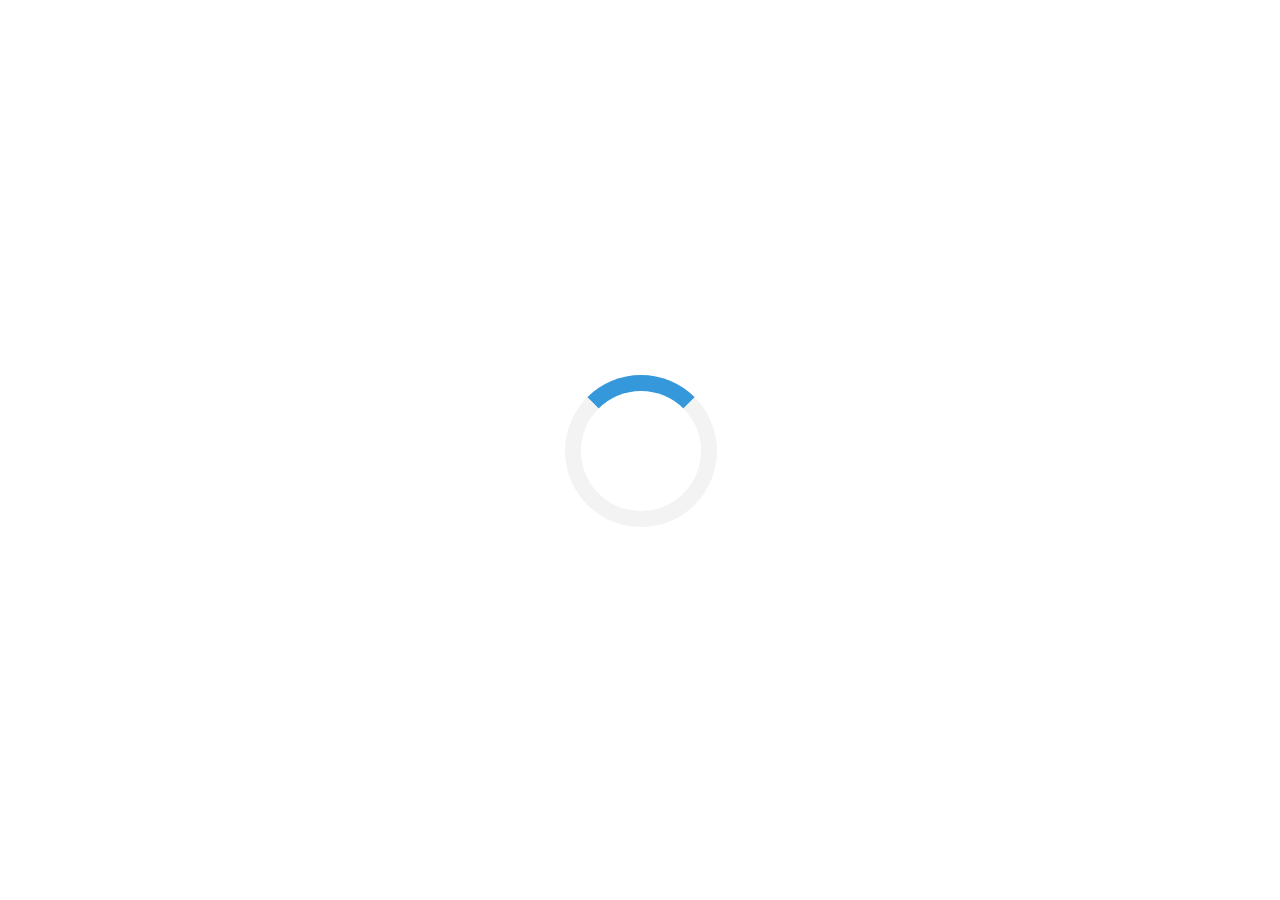
<file: index.html>
<!DOCTYPE html>
<html lang="en">

<head>
    <meta charset="UTF-8">
    <meta http-equiv="X-UA-Compatible" content="IE=edge">
    <meta name="viewport" content="width=device-width, initial-scale=1.0">
    <meta http-equiv="refresh" content="5; URL='portifolio/index.html'" />
    <title>Redirecionando</title>
    <style>
        #loader {
            position: absolute;
            left: 50%;
            top: 50%;
            z-index: 1;
            width: 150px;
            height: 150px;
            margin: -75px 0 0 -75px;
            border: 16px solid #f3f3f3;
            border-radius: 50%;
            border-top: 16px solid #3498db;
            width: 120px;
            height: 120px;
            -webkit-animation: spin 2s linear infinite;
            animation: spin 2s linear infinite;
        }

        @-webkit-keyframes spin {
            0% {
                -webkit-transform: rotate(0deg);
            }

            100% {
                -webkit-transform: rotate(360deg);
            }
        }

        @keyframes spin {
            0% {
                transform: rotate(0deg);
            }

            100% {
                transform: rotate(360deg);
            }
        }

        /* Add animation to "page content" */
        .animate-bottom {
            position: relative;
            -webkit-animation-name: animatebottom;
            -webkit-animation-duration: 1s;
            animation-name: animatebottom;
            animation-duration: 1s
        }

        @-webkit-keyframes animatebottom {
            from {
                bottom: -100px;
                opacity: 0
            }

            to {
                bottom: 0px;
                opacity: 1
            }
        }

        @keyframes animatebottom {
            from {
                bottom: -100px;
                opacity: 0
            }

            to {
                bottom: 0;
                opacity: 1
            }
        }

        #myDiv {
            display: none;
            text-align: center;
        }
    </style>
    <script>
        var myVar;

        function myFunction() {
            myVar = setTimeout(showPage, 2000); // aumentei o tempo para ilustração
        }

        function showPage() {
            document.getElementById("loader").style.display = "none";
            document.getElementById("myDiv").style.display = "block";
        }
    </script>
</head>

<body onload="myFunction()" style="margin:0;">
    <div id="loader"></div>
    <div style="display:none;" id="myDiv" class="animate-bottom">

</body>

</html>
</file>
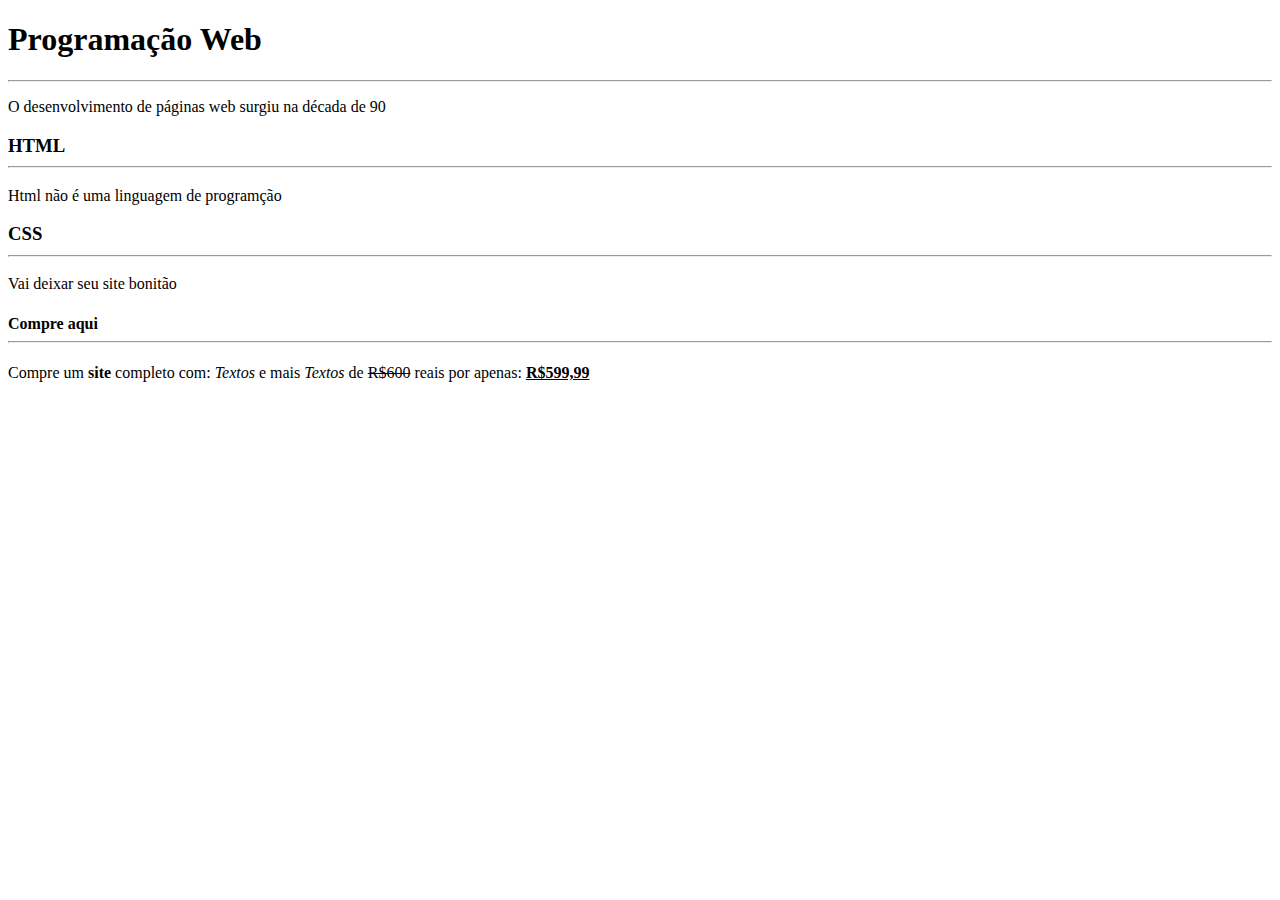
<file: 01/index.html>
<!DOCTYPE html>
<html>
    <head>
        <Title>Notícia</Title>
    </head>

    <body>
        <h1>Programação Web</h1>
        <hr>
        
        <p>O desenvolvimento de páginas web surgiu na década de 90</p>

        <h3>HTML<hr> </h3>
        
        <p>Html não é uma linguagem de programção</p>


        <h3>CSS
            <hr>
        </h3>
        <p>Vai deixar seu site bonitão</p>

        <h4>Compre aqui <hr></h4>

        <p>
            Compre um <b>site</b> completo com: <i>Textos</i> e mais <i>Textos</i> de <s>R$600</s> reais por apenas: <b><u>R$599,99</u></b>
            
        </p>
    </body>
</html>
</file>
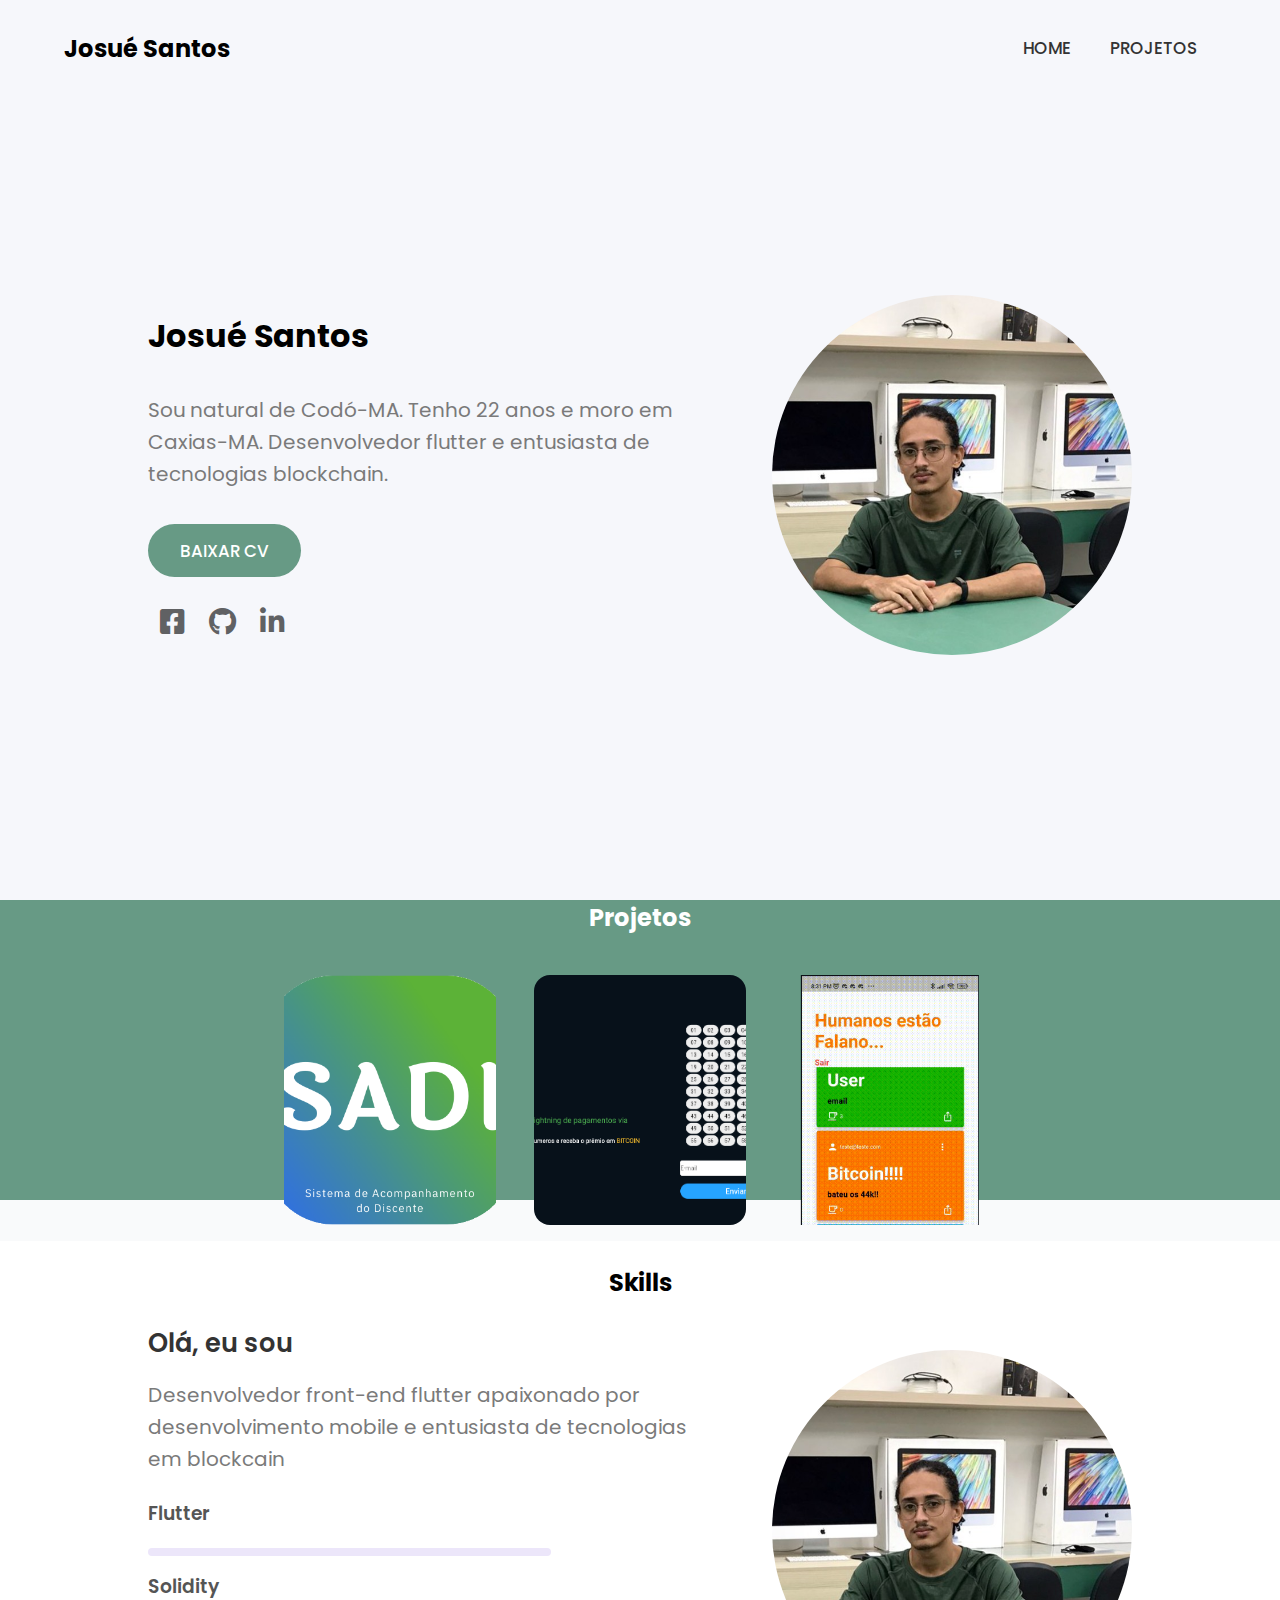
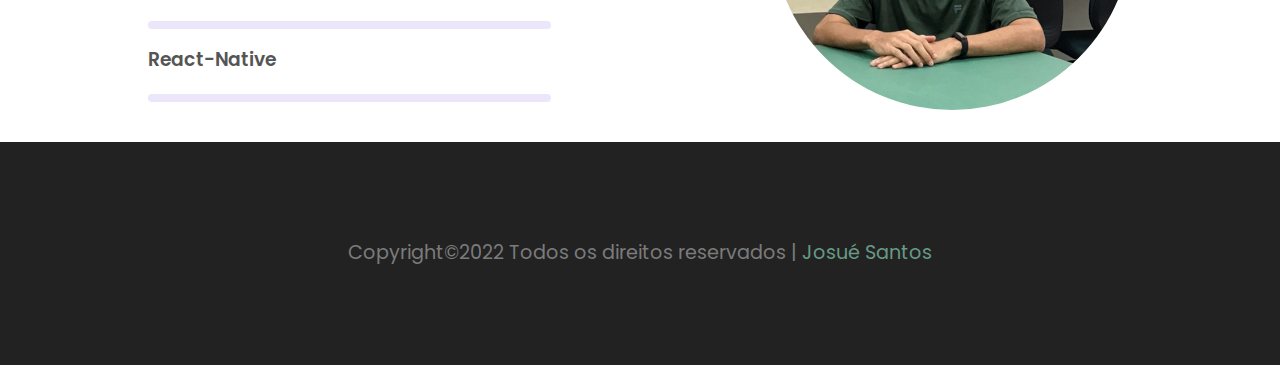
<file: portifolio/index.html>
<!DOCTYPE html>

<html lang="pt-br">

<head>
  <meta charset="UTF-8" />
  <meta name="viewport" content="width=device-width, initial-scale=1.0" />
  <title>Josué Santos</title>
  <link rel="stylesheet" href="https://cdnjs.cloudflare.com/ajax/libs/font-awesome/5.15.1/css/all.min.css" />
  <link rel="stylesheet" href="https://unpkg.com/swiper/swiper-bundle.min.css" />
  <link rel="stylesheet" href="./css/style.css" />
</head>

<body>
  <main>
    <header id="header">
      <nav>
        <div class="container">
          <div>
            <h2><span>Josué Santos</span></h2>
          </div>

          <div class="links">
            <ul>
              <li>
                <a href="#header">Home</a>
              </li>
              <li>
                <a href="#projetos">Projetos</a>
              </li>
            </ul>
          </div>
        </div>
      </nav>

      <div class="header-content">
        <div class="container grid-2">
          <div class="column-1">
            <h1 class="">Josué Santos</h1>
            <p class="text">
              Sou natural de Codó-MA. Tenho 22 anos e
              moro em Caxias-MA. Desenvolvedor flutter e entusiasta de tecnologias blockchain.
            </p>
            <a href="#" class="btn">Baixar CV</a>
            <div class="social">
              <a href="https://www.facebook.com/j.santosk8/"><i class="fab fa-facebook-square"></i></a>
              <a href="https://github.com/orcus69/"><i class="fab fa-github"></i></a>
              <a href="https://www.linkedin.com/in/josuessantos/"><i class="fab fa-linkedin-in"></i></a>
            </div>
          </div>

          <div class="column-2">
            <img src="./img/eu.png" style=" border-radius: 50%;" alt="" />
          </div>
        </div>
      </div>
    </header>
    <section class="portfolio section" id="projetos">
      <div class="background-bg">

      </div>

      <div class="container">
        <div class="section-header">
          <h2 class="title">Projetos</h2>
        </div>



        <div class="grid">
          <div class="grid-item">
            <div class="gallery-image">

              <img src="./img/portfolio/port1.png" alt="" />
              <div class="img-overlay">
                <a style="color: white;" href="https://github.com/orcus69/sisAcomp">
                  <div class="img-description">
                    <h3>SADI</h3>
                    <h5>Sistema de Acompanhamento do Discente</h5>
                  </div>
                </a>
              </div>
            </div>
          </div>
          <div class="grid-item">
            <div class="gallery-image">
              <img src="./img/portfolio/port2.png" alt="" />
              <div class="img-overlay">
                <a style="color: white;" href="https://github.com/orcus69/lightning_lotery">
                  <div class="img-description">
                    <h3>Lightning Loterry</h3>
                    <h5>Loteria baseado na Lightning Network</h5>
                  </div>
                </a>
              </div>
            </div>
          </div>
          <div class="grid-item">
            <div class="gallery-image">
              <img src="./img/portfolio/port3.png" alt="" />
              <div class="img-overlay">
                <a style="color: white;" href="https://github.com/orcus69/humanTalk-Flutter">
                  <div class="img-description">
                    <h3>Human Talk</h3>
                    <h5>Rede social baseado no tumblr</h5>
                  </div>
                </a>
              </div>
            </div>
          </div>
        </div>
      </div>
    </section>

    <section class="about section" id="about">
      <div class="container">
        <div class="section-header">
          <h2 class="title">Skills</h2>
        </div>

        <div class="section-body grid-2">
          <div class="column-1">
            <h3 class="title-sm">Olá, eu sou</h3>
            <p class="text">
              Desenvolvedor front-end flutter apaixonado por desenvolvimento mobile e entusiasta de tecnologias
              em blockcain
            </p>
            <div class="skills">
              <div class="skill">
                <h3 class="skill-title">Flutter</h3>
                <div class="skill-bar">
                  <div class="skill-progress" data-progress="80%"></div>
                </div>
              </div>
              <div class="skill">
                <h3 class="skill-title">Solidity</h3>
                <div class="skill-bar">
                  <div class="skill-progress" data-progress="20%"></div>
                </div>
              </div>
              <div class="skill">
                <h3 class="skill-title">React-Native</h3>
                <div class="skill-bar">
                  <div class="skill-progress" data-progress="50%"></div>
                </div>
              </div>
            </div>
          </div>

          <div class="column-2">
            <img src="./img/eu.png" style=" border-radius: 50%;" class="z-index" alt="" />
          </div>
        </div>
      </div>
    </section>
  </main>

  <footer class="footer">
    <center class="copyright">
      <p class="text">
        Copyright&copy;2022 Todos os direitos reservados | <span>Josué Santos</span>
      </p>
    </center>
  </footer>
</body>

</html>
</file>
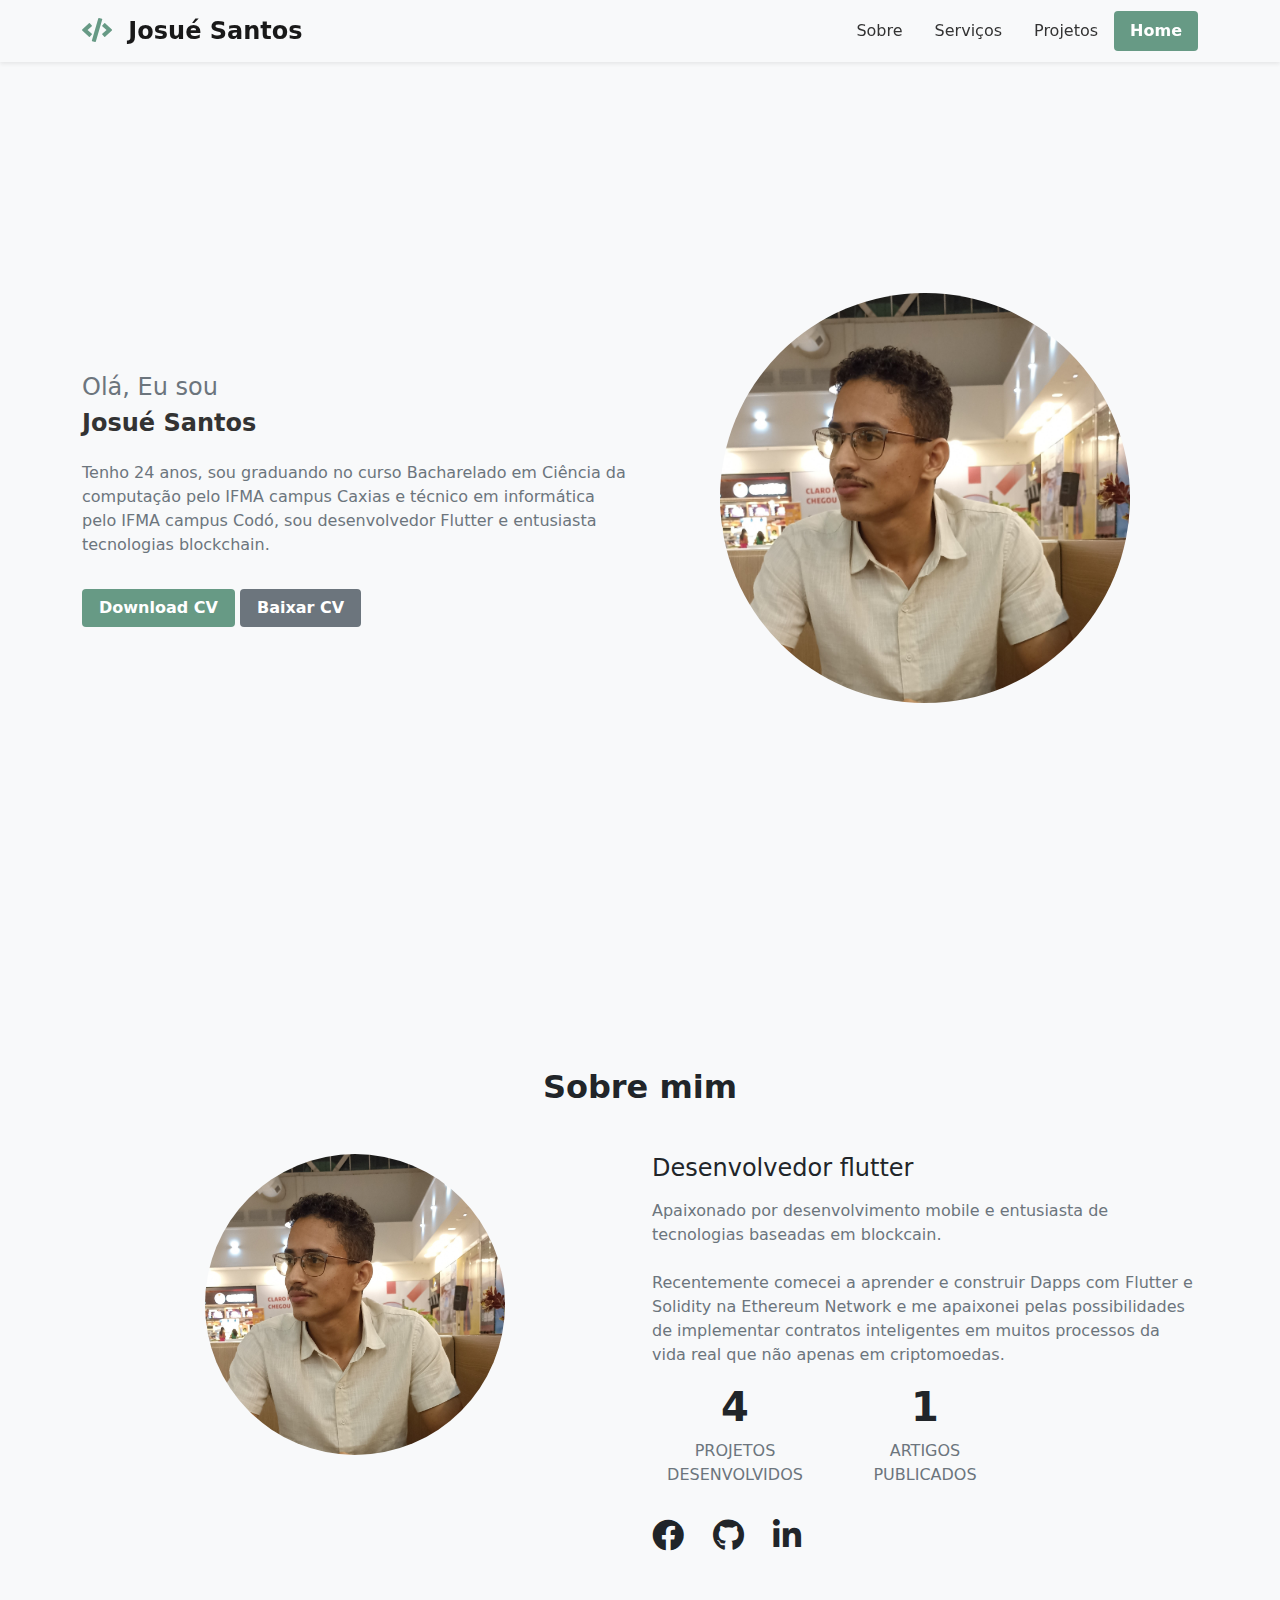
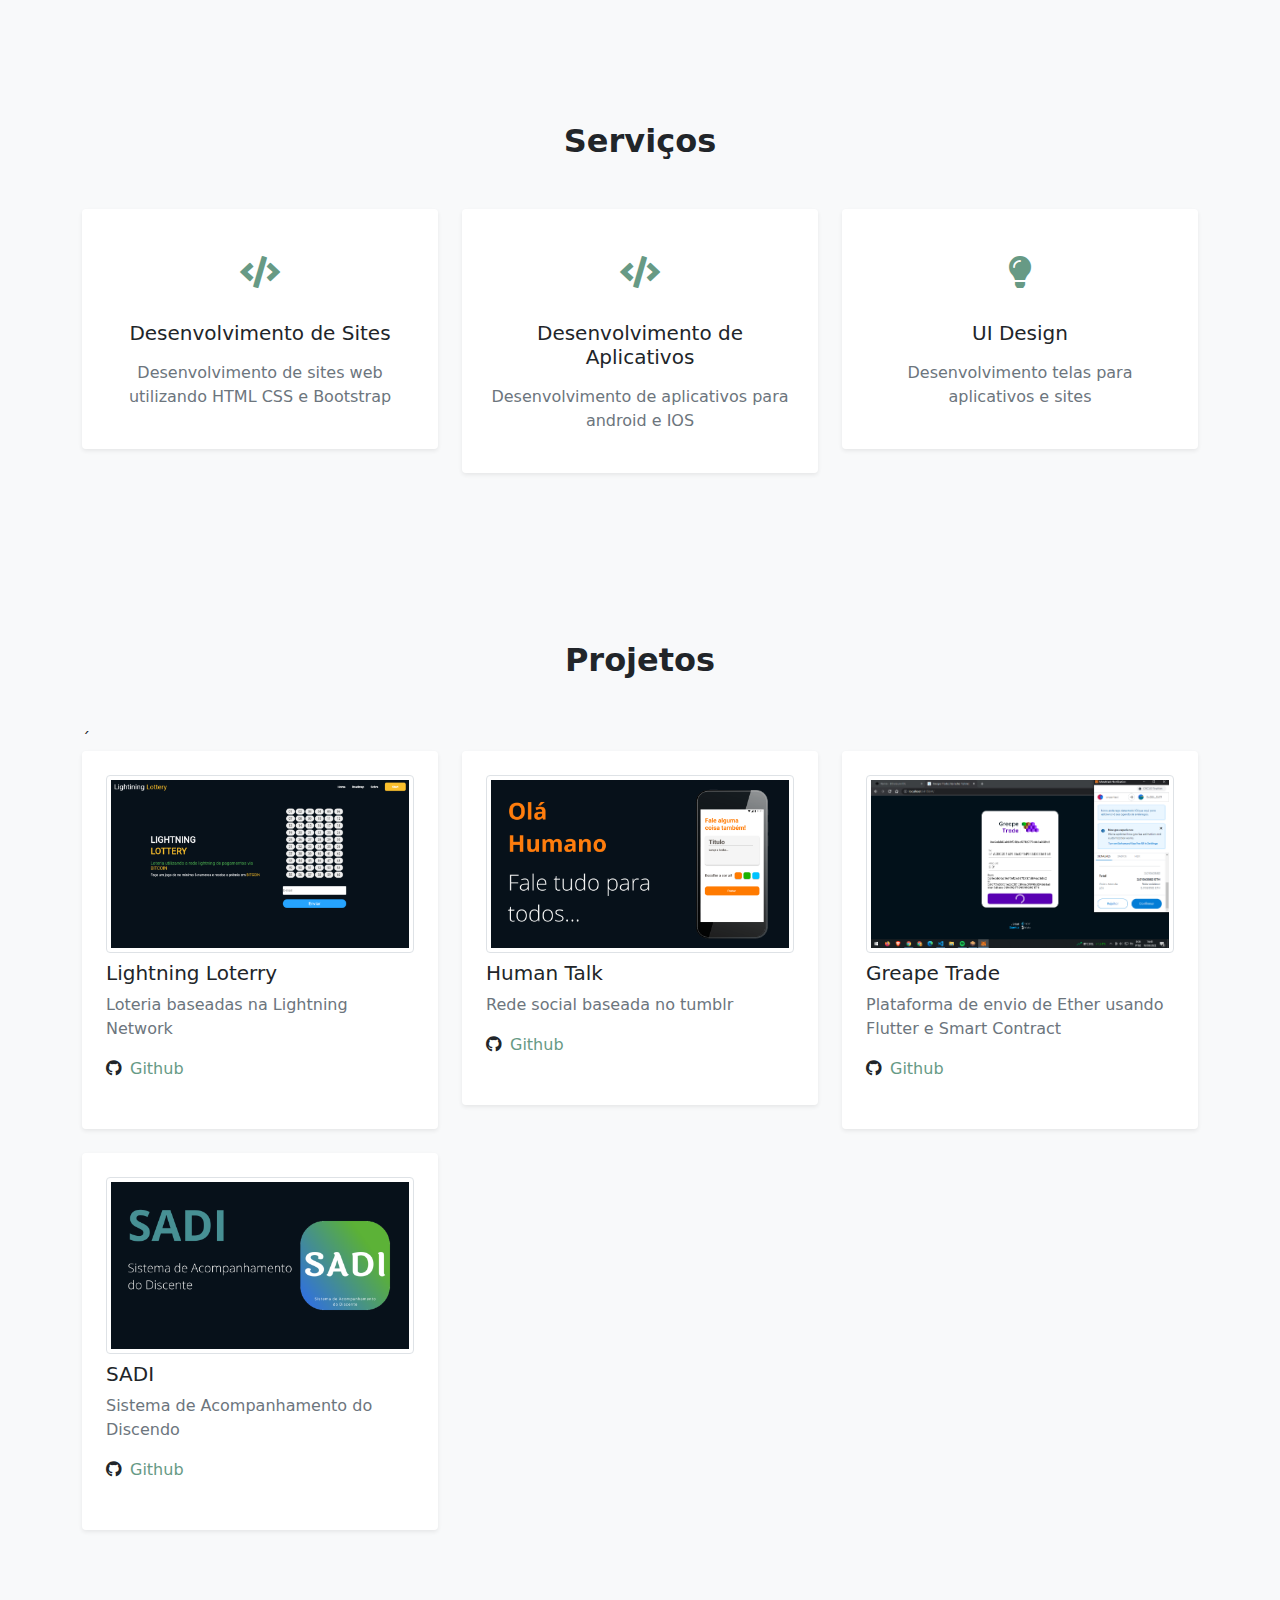
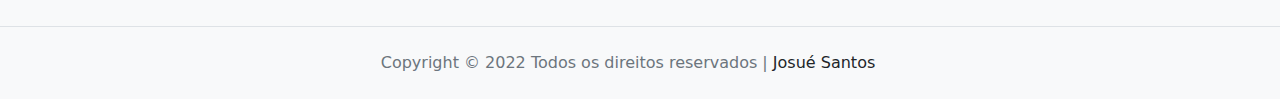
<file: postifolio-bootstrap/index.html>
<!DOCTYPE html>
<html lang="pt-br">
<head>
  <meta charset="UTF-8">
  <meta http-equiv="X-UA-Compatible" content="IE=edge">
  <meta name="viewport" content="width=device-width, initial-scale=1.0">
  <link rel="stylesheet" href="css/font-awesome.min.css">
  <link rel="stylesheet" href="css/bootstrap.min.css">
  <style>
    :root {
      --dark-one: #333;
      --main-color: #679a85;
    }
    .mainTextColor{
      color: var(--main-color);
      
    }
    .naveTextColor{
      color: var(--dark-one);
    }
    .mainButtonColor{
      background-color: var(--main-color);
    }
  </style>
  <title>Portfólio | Josué Santos</title>
</head>
<body class="bg-light">
  <nav class="navbar navbar-light bg-light shadow-sm fixed-top">
    <div class="container-lg">
      <a class="navbar-brand fw-bold fs-4 fw-bold fs-4" href="#">
        <i class="fas fa-code me-2 mainTextColor"></i> 
        Josué Santos
      </a>

      <ul class="nav nav-pills justify-content-end">
        
        <li class="nav-item">
          <a class="nav-link naveTextColor" href="#about">Sobre</a>
        </li>
        <li class="nav-item">
          <a class="nav-link naveTextColor" href="#services">Serviços</a>
        </li>
        <li class="nav-item">
          <a class="nav-link naveTextColor" href="#portifolio">Projetos</a>
        </li>
        <li class="nav-item">
          <a class="nav-link text-white fw-bold mainButtonColor" href="#home">Home</a>
        </li>
      </ul>
    </div>
  </nav>

  <section class="home py-5" id="home">
    <div class="container-lg">
      <div class="row min-vh-100 align-items-center align-content-center">
        <div class="col-md-6 mt-5 mt-md-0">
          <div class="home-img text-center">
            <img class="rounded-circle mw100" width="75%" src="img/me.png" alt="foto de perfil">
          </div>
        </div>
        <div class="col-md-6 mt-5 mt-md-0 order-md-first">
          <div class="home-text">
            <p class="fs-4 text-muted mb-1"> Olá, Eu sou </p>
            <h2 class="naveTextColor fw-bold fs-4">Josué Santos</h2> 
            <p class="text-muted mt-4">Tenho 24 anos, sou graduando no curso Bacharelado em Ciência da computação pelo IFMA campus Caxias e técnico em informática pelo IFMA campus Codó, sou desenvolvedor Flutter e entusiasta tecnologias blockchain.
            </p>
            <a class="btn px-3 mt-3 mainButtonColor text-white fw-bold" href="assets/Currículo - Junior Flutter Developer.pdf" download="Josue-English-CV" target="_blank">Download CV</a>
            <a class="btn px-3 mt-3 bg-secondary text-white fw-bold" href="assets/Josué Santos - Flutter Developer.pdf" download="Josue-Portuguese-CV" target="_blank">Baixar CV</a>
          </div>
        </div>
      </div>
    </div>
  </section>

  <section class="about py-5" id="about">
    <div class="container-lg py-4">
      <div class="row justify-content-center">
        <div class="col-lg-8">
          <div class="section-title text-center">
            <h2 class="fw-bold mb-5">Sobre mim</h2>
          </div>
        </div>
      </div>
      <div class="row">

        <div class="col-md-6 ">
          <div class="about-text">
            <h3 class="fs-4 mb-3">Desenvolvedor flutter</h3>
            <p class="text-muted">
              Apaixonado por desenvolvimento mobile e entusiasta de tecnologias baseadas em blockcain.
              <br><br>
              Recentemente comecei a aprender e construir Dapps com Flutter e Solidity na Ethereum Network e me apaixonei pelas possibilidades de implementar contratos inteligentes em muitos processos da vida real que não apenas em criptomoedas.
            </p>
          </div>

          <div class="row text-center text-uppercase my-3">
            <div class="col-sm-4">
              <div class="fact-item">
                <h4 class="fs-1 fw-bold">4</h4>
                <p class="text-muted">Projetos Desenvolvidos</p>
              </div>
            </div>
            <div class="col-sm-4">
              <div class="fact-item">
                <h4 class="fs-1 fw-bold">1</h4>
                <p class="text-muted">Artigos Publicados</p>
              </div>
            </div>
            
          </div>

          <div class="row">
            <div class="col-lg-12 align-items-center  mb-4">
              <div class="social-links">
                <a class="text-dark me-4" href="https://www.facebook.com/j.santosk8" target="_blank"><i class="fab fa-facebook fs-2"></i></a>
                <a class="text-dark me-4" href="https://github.com/orcus69/" target="_blank"><i class="fab fa-github fs-2"></i></a>
                <a class="text-dark me-4" href="https://www.linkedin.com/in/josuessantos/" target="_blank"><i class="fab fa-linkedin-in fs-2"></i></a>
              </div>
            </div>
          </div>
        </div>
        <div class="col-md-6 order-md-first mb-4">
          <div class="home-img text-center">
            <img class="rounded-circle mw100" width="55%" src="img/me.png" alt="foto de perfil">
          </div>
        </div>
      </div>
    </div>
  </section>

  <section class="services py-5" id="services">
    <div class="container-lg py-4">
      <div class="row justify-content-center">
        <div class="col-lg-8">
          <div class="section-title text-center">
            <h2 class="fw-bold mb-5">Serviços</h2>
          </div>
        </div>
      </div>

      <div class="row text-center">
        <div class="col-md-6 col-lg-4 mb-4">
          <div class="service-item shadow-sm p-4 rounded bg-white">
            <div class="icon my-3 fs-2 mainTextColor">
              <i class="fas fa-code"></i>
            </div>
            <h3 class="fs-5 py-2">Desenvolvimento de Sites</h3>
            <p class="text-muted">Desenvolvimento de sites web utilizando HTML CSS e Bootstrap</p>
          </div>
        </div>

        <div class="col-md-6 col-lg-4 mb-4">
          <div class="service-item shadow-sm p-4 rounded bg-white">
            <div class="icon my-3 fs-2 mainTextColor">
              <i class="fas fa-code"></i>
            </div>
            <h3 class="fs-5 py-2">Desenvolvimento de Aplicativos</h3>
            <p class="text-muted">Desenvolvimento de aplicativos para android e IOS</p>
          </div>
        </div>

        <div class="col-md-6 col-lg-4 mb-4">
          <div class="service-item shadow-sm p-4 rounded bg-white">
            <div class="icon my-3 fs-2 mainTextColor">
              <i class="fas fa-lightbulb"></i>
            </div>
            <h3 class="fs-5 py-2">UI Design</h3>
            <p class="text-muted">Desenvolvimento telas para aplicativos e sites</p>
          </div>
        </div>
      </div>
    </div>
  </section>

  <section class="portifolio py-5" id="portifolio">
    <div class="container-lg py-4">
      <div class="row justify-content-center">
        <div class="col-lg-8">
          <div class="section-title text-center">
            <h2 class="fw-bold mb-5">Projetos</h2>
          </div>
        </div>
      </div>´

      <div class="row">
        
        <div class="col-md-6 col-lg-4 mb-4">
          <div class="portifolio-item shadow-sm p-4 rounded bg-white">
            <img src="img/portfolio/1.png" class="w-100 img-thumbnail">
            <h3 class="text-capitalize fs-5 my-2">Lightning Loterry</h3>
            <p class="text-muted">Loteria baseadas na Lightning Network</p>
            <p class="mb-4"><a class="text-decoration-none mainTextColor" href="https://github.com/orcus69/lightning_lotery" target="_blank"><i class="text-dark fab fa-github me-2"></i>Github</a></p>
          </div>
        </div>

        <div class="col-md-6 col-lg-4 mb-4">
          <div class="portifolio-item shadow-sm p-4 rounded bg-white">
            <img src="img/portfolio/2.png" class="w-100 img-thumbnail">
            <h3 class="text-capitalize fs-5 my-2">Human Talk</h3>
            <p class="text-muted">Rede social baseada no tumblr</p>
            <p class="mb-4"><a class="text-decoration-none mainTextColor" href="https://github.com/orcus69/humanTalk-Flutter" target="_blank"><i class="text-dark fab fa-github me-2"></i>Github</a></p>
          </div>
        </div>

        <div class="col-md-6 col-lg-4 mb-4">
          <div class="portifolio-item shadow-sm p-4 rounded bg-white">
            <img src="img/portfolio/4.png" class="w-100 img-thumbnail">
            <h3 class="text-capitalize fs-5 my-2">Greape Trade</h3>
            <p class="text-muted">Plataforma de envio de Ether usando Flutter e Smart Contract</p>
            <p class="mb-4"><a class="text-decoration-none mainTextColor" href="https://github.com/orcus69/solidity-projects/tree/main/PRACTICE/greapetrade" target="_blank"><i class="text-dark fab fa-github me-2"></i>Github</a></p>
          </div>
        </div>

        <div class="col-md-6 col-lg-4 mb-4">
          <div class="portifolio-item shadow-sm p-4 rounded bg-white">
            <img src="img/portfolio/3.png" class="w-100 img-thumbnail">
            <h3 class="text-capitalize fs-5 my-2">SADI</h3>
            <p class="text-muted">Sistema de Acompanhamento do Discendo</p>
            <p class="mb-4"><a class="text-decoration-none mainTextColor" href="https://github.com/orcus69/sisAcomp" target="_blank"><i class="text-dark fab fa-github me-2"></i>Github</a></p>
          </div>
        </div>
      </div>
    </div>
  </section>

  <footer class="footer border-top py-4" id="footer ">
    <div class="container-lg">
      <div class="row">
        <div class="col-lg-12">
          <p class="m-0 text-center text-muted">Copyright &copy; 2022 Todos os direitos reservados | <a class="text-dark me-4 text-decoration-none" href="https://www.linkedin.com/in/josuessantos/" target="_blank">Josué Santos</a></p>
        </div>
      </div>
    </div>
  </footer>


<script src="js/bootstrap.bundle.min.js"></script>
</body>
</html>
</file>
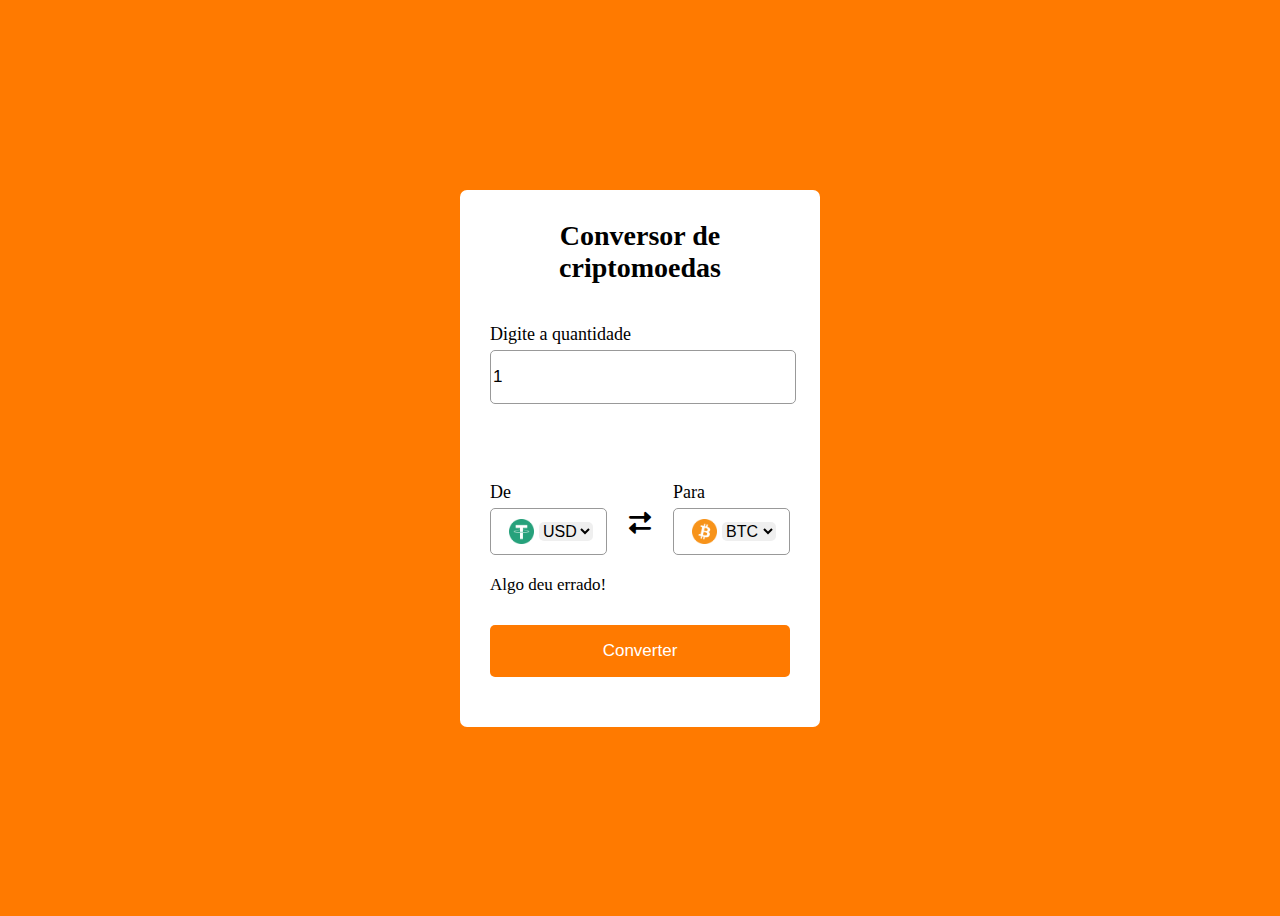
<file: prova02/CryptoConverter/index.html>
<!DOCTYPE html>
<html lang="pt-br">
<head>
    <meta charset="UTF-8">
    <meta http-equiv="X-UA-Compatible" content="IE=edge">
    <meta name="viewport" content="width=device-width, initial-scale=1.0">
    <link rel="stylesheet" href="css/style.css" >
    <link rel="stylesheet" href="css/font-awesome.min.css">
    <title>Crypto Converter | Conversor de criptomoedas</title>
</head>
<body>
    <div class="wrapper">
        <header>Conversor de criptomoedas</header>
        <form action="#">
            <div class="amount">
                <p>Digite a quantidade</p>
                <input type="text" value="1">
            </div>
            <div class="drop-list">
                <div class="from">
                    <p>De</p>
                    <div class="select-box">
                        <img src="img/flags/USDT.png" alt="">
                        <select name="" id="">
                        </select>
                    </div>
                </div>
                <div class="icon"><i class="fas fa-exchange-alt"></i></div>
                <div class="to">
                    <p>Para</p>
                    <div class="select-box">
                        <img src="img/flags/BTC.png" alt="">
                        <select name="" id="">
                        </select>
                    </div>
                </div>
            </div>
            <div class="exchange-rate"></div>
            <button>Converter</button>
        </form>
    </div>
    <script src="js/crypto-list.js"></script>
    <script src="js/script.js"></script>
</body>
</html>
</file>
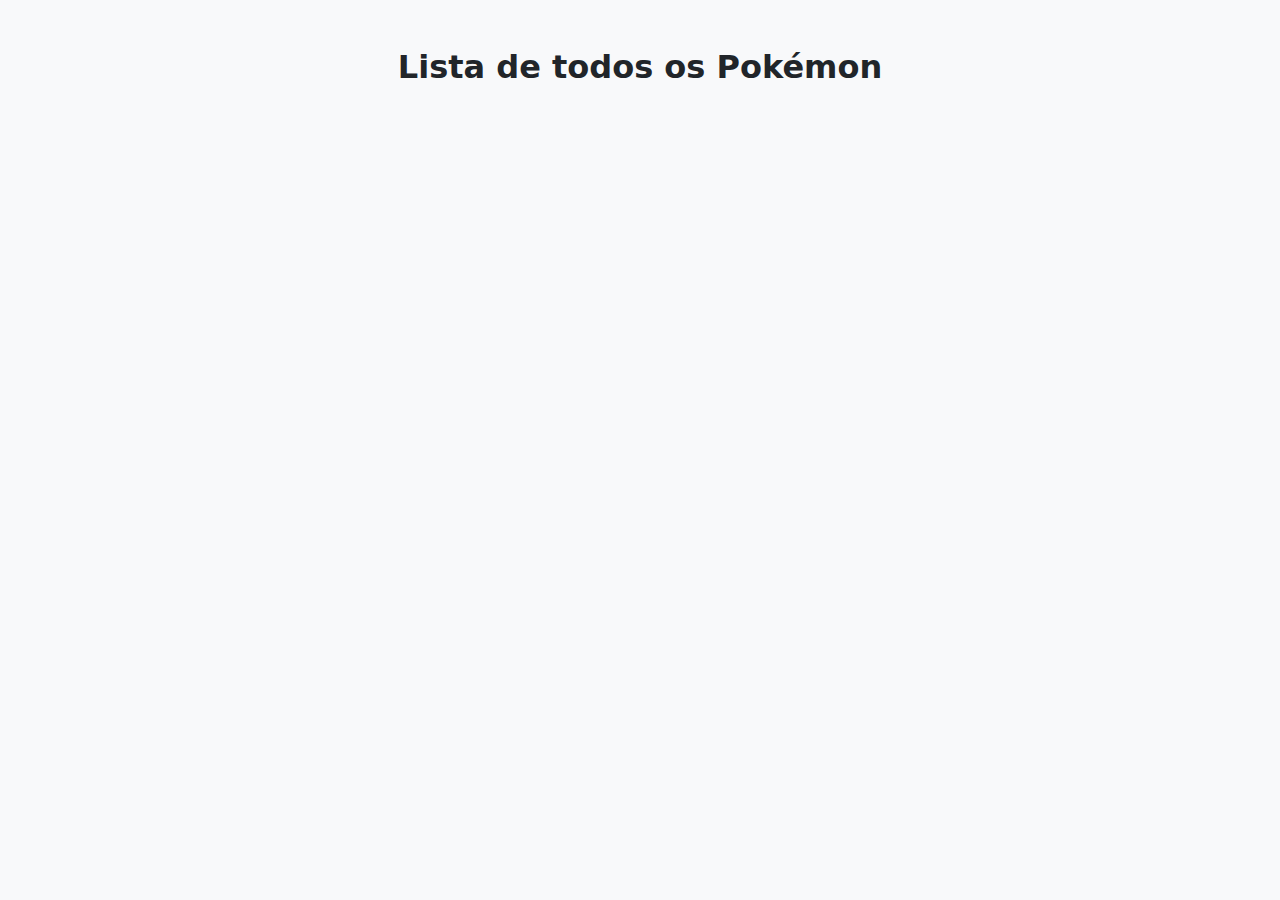
<file: prova02/InfinityScroll/index.html>
<!DOCTYPE html>
<html lang="pt-br">

<head>
    <meta charset="UTF-8">
    <meta http-equiv="X-UA-Compatible" content="IE=edge">
    <meta name="viewport" content="width=device-width, initial-scale=1.0">
    <link rel="stylesheet" href="css/font-awesome.min.css">
    <link rel="stylesheet" href="css/bootstrap.min.css">
    <link rel="stylesheet" href="css/style.css">
    <title>Pokémon Infinity Scroll</title>
</head>

<body class="bg-light">
    <div class="row justify-content-center py-5">
        <div class="col-lg-8">
          <div class="section-title text-center">
            <h2 class="fw-bold mb-4">Lista de todos os Pokémon</h2>
          </div>
        </div>
      </div>
    <section class="pokemon py-2" id="home">
        <div class="container-lg ">
            <div class="row justify-content-center">
                <div class="col-lg-8 col-sm-8 col-md-8" id="pokemon-container">
                    
                </div>
            </div>
        </div>
    </section>
    <div class="loader container-lg justify-content-center">
        <div class="circle"></div>
        <div class="circle"></div>
        <div class="circle"></div>
    </div>

    <script src="js/script.js"></script>
    
</body>

</html>
</file>
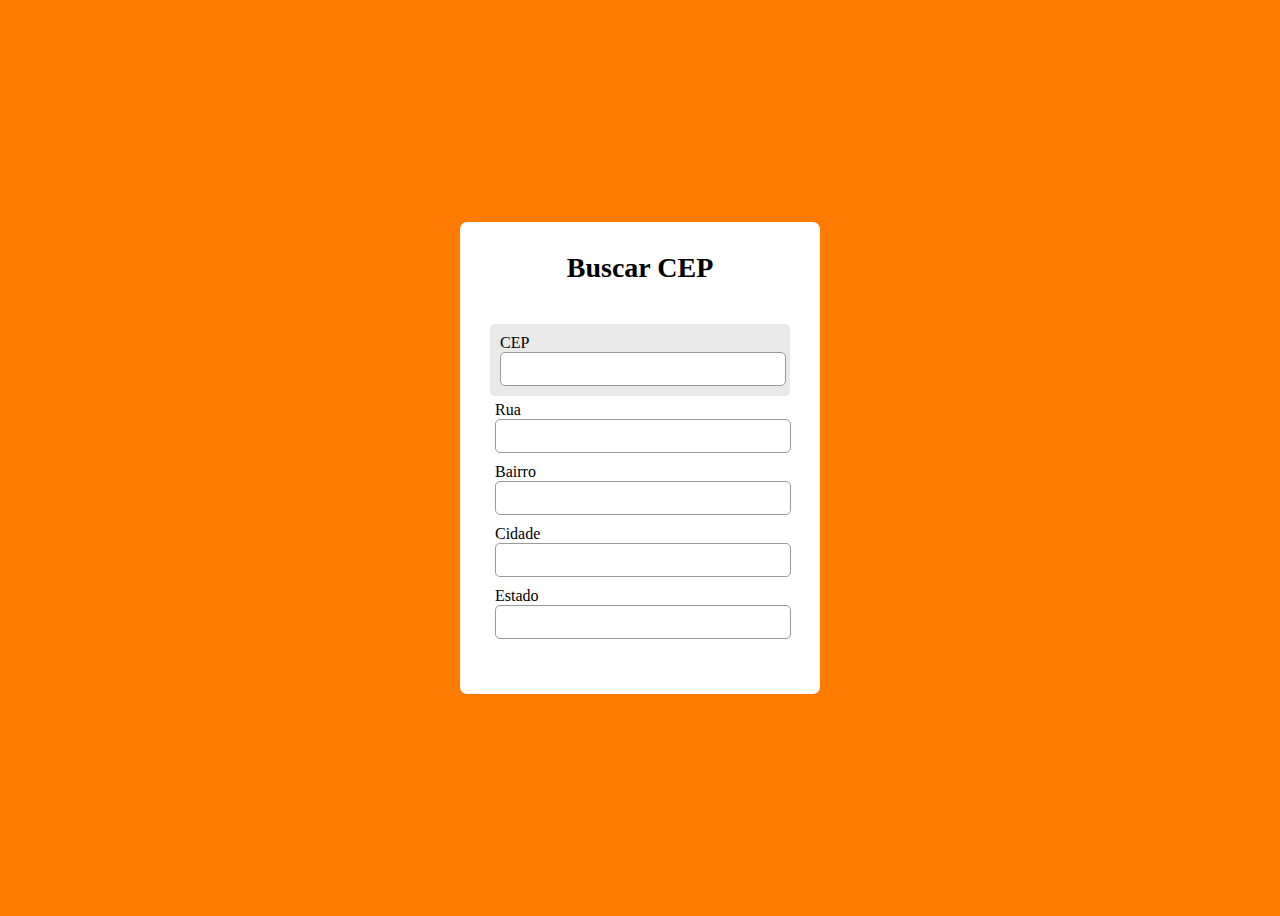
<file: prova02/ViaCEP/index.html>
<!DOCTYPE html>
<html lang="pt-br">

<head>
    <meta charset="UTF-8">
    <meta http-equiv="X-UA-Compatible" content="IE=edge">
    <meta name="viewport" content="width=device-width, initial-scale=1.0">
    <link rel="stylesheet" href="css/style.css">
    <title>VIA CEP</title>
</head>

<body class="bg-light">
    
    <section class="pokemon py-2" id="home">
        
        <div class="wrapper">
            <header>Buscar CEP</header>
            <form>
                <div class="frm-group">
                  <label>CEP</label>
                  <input id = "cep" type ="text" name="cep" />
                </div>
                
                 <div class="frm-group">
                    <label>Rua</label>
                    <input id="rua" type="text" name="rua" />
                  </div>
                  
                  <div class="frm-group">
                    <label>Bairro</label>
                    <input id="bairro" type="text" name="bairro" />
                  </div>
                  
                  <div class="frm-group">
                    <label>Cidade</label>
                    <input id="cidade" type="text" name="cidade" />
                  </div>
                  
                  <div class="frm-group">
                    <label>Estado</label>
                    <input id="estado" type="text" name="estado" />
                  </div>
              </form>
            </form>
        </div>
        
    </section>
    <div class="loader container-lg justify-content-center">
        <div class="circle"></div>
        <div class="circle"></div>
        <div class="circle"></div>
    </div>

    <script src="js/script.js"></script>
    
</body>

</html>
</file>
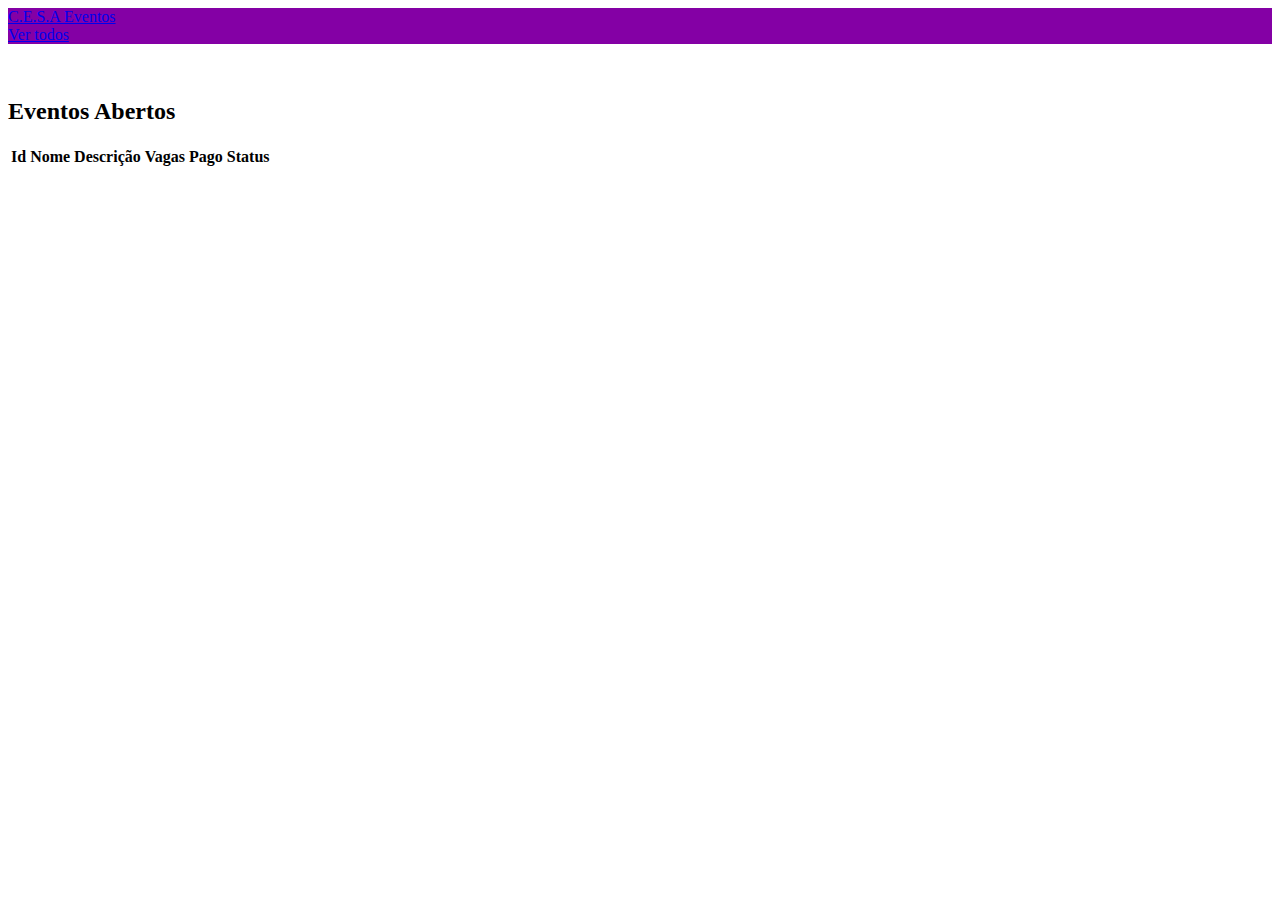
<file: SpringMVC/cesaEventos/src/main/resources/templates/evento/index.html>
<!DOCTYPE html SYSTEM "http://www.thymeleaf.org/dtd/xhtml1-strict-thymeleaf-spring4-4.dtd">
<html xmlns="http://www.w3.org/1999/xhtml" xmlns:th="http://www.thymeleaf.org">
<html lang="pt-br">
<head>
    <meta charset="UTF-8">
    <title>C.E.S.A Eventos</title>
    <link href="https://cdn.jsdelivr.net/npm/bootstrap@5.1.3/dist/css/bootstrap.min.css" rel="stylesheet" integrity="sha384-1BmE4kWBq78iYhFldvKuhfTAU6auU8tT94WrHftjDbrCEXSU1oBoqyl2QvZ6jIW3" crossorigin="anonymous">
    <script src="https://cdn.jsdelivr.net/npm/bootstrap@5.1.3/dist/js/bootstrap.bundle.min.js" integrity="sha384-ka7Sk0Gln4gmtz2MlQnikT1wXgYsOg+OMhuP+IlRH9sENBO0LRn5q+8nbTov4+1p" crossorigin="anonymous"></script>
</head>
<body>
<nav class="navbar navbar-dark" style="background-color: rgb(132, 0, 165);">
    <div class="container d-flex">
    <div class="">
        <a class="navbar-brand" href="#">C.E.S.A Eventos</a>
    </div>

    <div>
        <a  class="text-white" href="/todos/eventos">Ver todos</a>
    </div>
    </div>

</nav>

<figure>
    <img width="100%" th:src="@{/imagens/backend.png}" >
</figure>

<section class="main-events mt-4 container">
    <div class="w-100">
        <h2 class="text-center">Eventos Abertos</h2>
    </div>

<!--     Tabela-->
    <table class="table table-hover">
        <thead>
        <tr>
            <th scope="col">Id</th>
            <th scope="col">Nome</th>
            <th scope="col">Descrição</th>
            <th scope="col">Vagas</th>
            <th scope="col">Pago</th>
            <th scope="col">Status</th>
        </tr>
        </thead>
        <tbody>
<!--         Para cada evento que tiver nessa lista, cria uma nova linha-->
        <tr th:each="evento: ${listaEventosOpen}">
            <th scope="row" th:text="${evento.id}" ></th>
            <td th:text="${evento.nome}"></td>
            <td th:text="${evento.descricao}"></td>
            <td th:text="${evento.qtdMaxima - evento.qtdAtual}"></td>
            <td th:text="${evento.isPago}"></td>
            <td th:text="${evento.status}"></td>
        </tr>
        </tbody>
    </table>

</section>
</body>
</html>
</file>
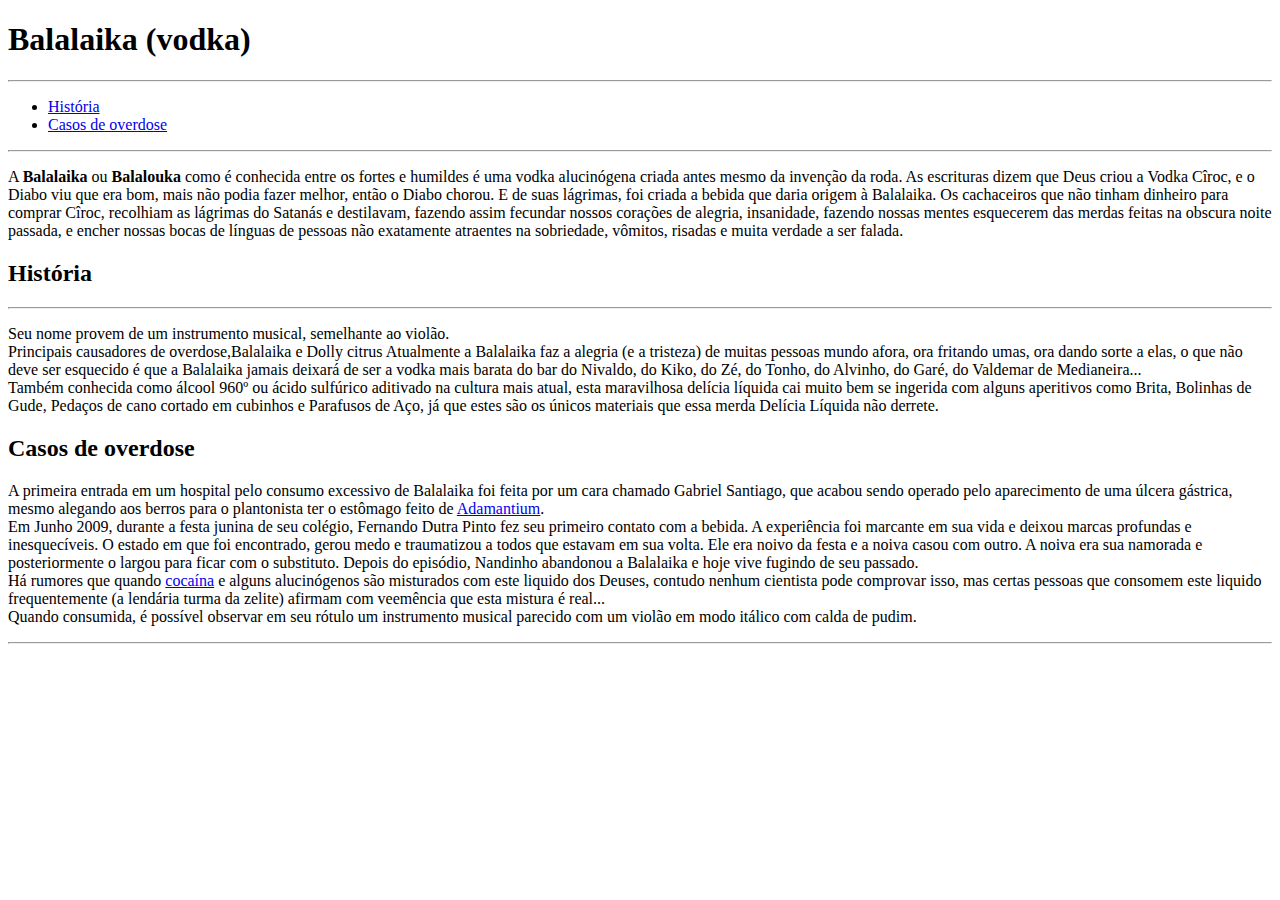
<file: 01/atividade01.html>
<!DOCTYPE html>
<html>

<head>
    <meta charset="UTF-8">
    <title>Deciclopedia - Balalaika</title>
</head>

<body>
    <h1>Balalaika (vodka)</h1>
    <hr>
    <ul>
        <li><a href="#history">História</a></li>
        <li><a href="#overdose-cases">Casos de overdose</a></li>
    </ul>
    <hr>

    <p>A <b>Balalaika</b> ou <b>Balalouka</b> como é conhecida entre os fortes e humildes é uma vodka alucinógena criada antes mesmo
        da invenção da roda. As escrituras dizem que Deus criou a Vodka Cîroc, e o Diabo viu que era bom, mais não podia
        fazer melhor, então o Diabo chorou. E de suas lágrimas, foi criada a bebida que daria origem à Balalaika. Os
        cachaceiros que não tinham dinheiro para comprar Cîroc, recolhiam as lágrimas do Satanás e destilavam, fazendo
        assim fecundar nossos corações de alegria, insanidade, fazendo nossas mentes esquecerem das merdas feitas na
        obscura noite passada, e encher nossas bocas de línguas de pessoas não exatamente atraentes na sobriedade,
        vômitos, risadas e muita verdade a ser falada.
    </p>
    <h2 id="history">História</h2>
    <hr>
    <p>
        Seu nome provem de um instrumento musical, semelhante ao violão.
        <br>
        Principais causadores de overdose,Balalaika e Dolly citrus
        Atualmente a Balalaika faz a alegria (e a tristeza) de muitas pessoas mundo afora, ora fritando umas, ora dando
        sorte a elas, o que não deve ser esquecido é que a Balalaika jamais deixará de ser a vodka mais barata do bar do
        Nivaldo, do Kiko, do Zé, do Tonho, do Alvinho, do Garé, do Valdemar de Medianeira...
        <br>
        Também conhecida como álcool 960º ou ácido sulfúrico aditivado na cultura mais atual, esta maravilhosa delícia
        líquida cai muito bem se ingerida com alguns aperitivos como Brita, Bolinhas de Gude, Pedaços de cano cortado em
        cubinhos e Parafusos de Aço, já que estes são os únicos materiais que essa merda Delícia Líquida não derrete.
    </p>
    <h2 id="overdose-cases">Casos de overdose</h2>
    <p>
        A primeira entrada em um hospital pelo consumo excessivo de Balalaika foi feita por um cara chamado Gabriel
        Santiago, que acabou sendo operado pelo aparecimento de uma úlcera gástrica, mesmo alegando aos berros para o
        plantonista ter o estômago feito de <a href="https://desciclopedia.org/wiki/Adamantium">Adamantium</a>.
        <br>
        Em Junho 2009, durante a festa junina de seu colégio, Fernando Dutra Pinto fez seu primeiro contato com a
        bebida. A experiência foi marcante em sua vida e deixou marcas profundas e inesquecíveis. O estado em que foi
        encontrado, gerou medo e traumatizou a todos que estavam em sua volta. Ele era noivo da festa e a noiva casou
        com outro. A noiva era sua namorada e posteriormente o largou para ficar com o substituto. Depois do episódio,
        Nandinho abandonou a Balalaika e hoje vive fugindo de seu passado.
        <br>
        Há rumores que quando <a href="https://desciclopedia.org/wiki/Coca%C3%ADna"> cocaína</a> e alguns alucinógenos são misturados com este liquido dos Deuses, contudo nenhum
        cientista pode comprovar isso, mas certas pessoas que consomem este liquido frequentemente (a lendária turma da
        zelite) afirmam com veemência que esta mistura é real...
        <br>
        Quando consumida, é possível observar em seu rótulo um instrumento musical parecido com um violão em modo
        itálico com calda de pudim.
    </p>
    <hr>

</body>

</html>
</file>
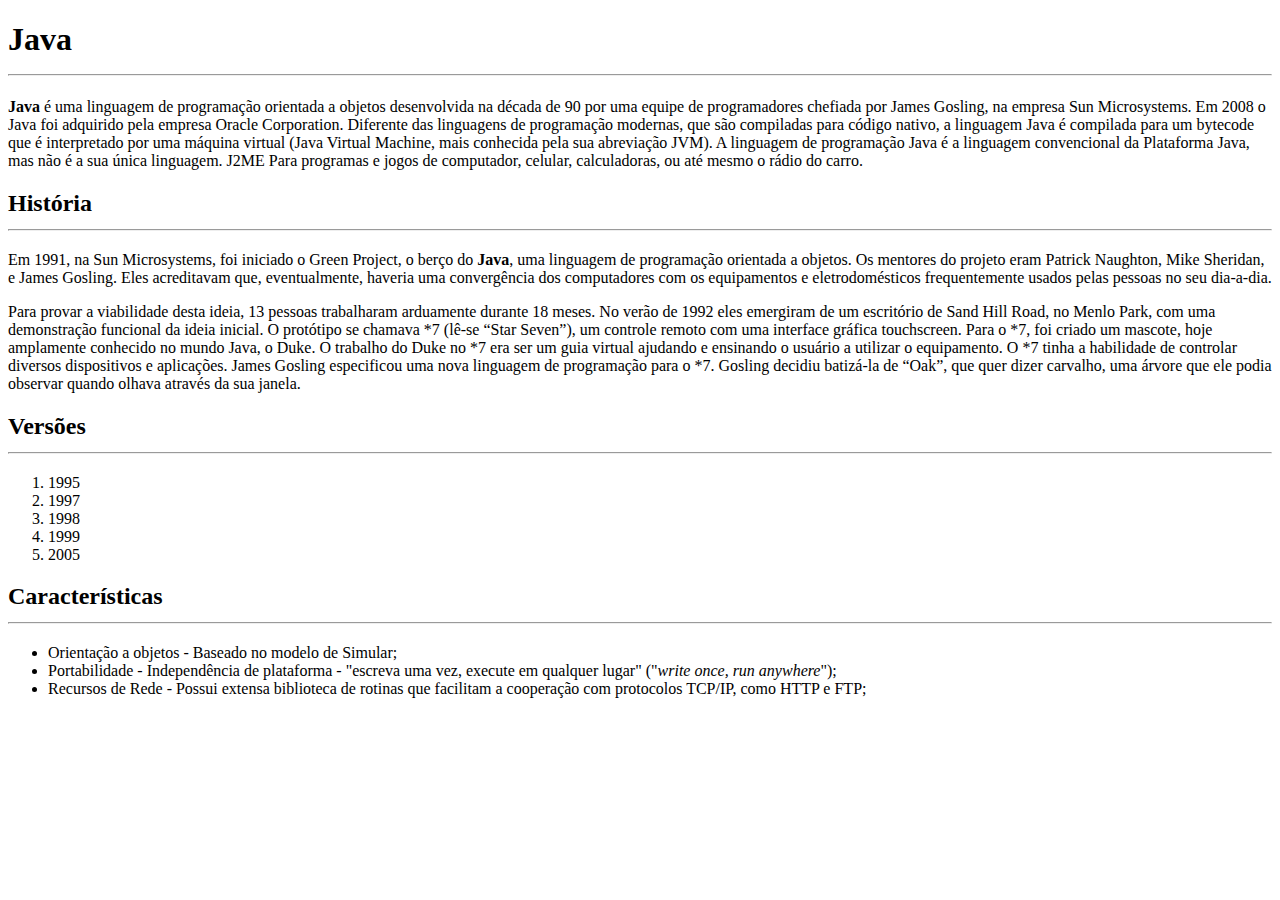
<file: 01/ifma.html>
<!DOCTYPE html>
<html lang="pt-br">
<head>
    <meta charset="UTF-8">
    <title>JAVA</title>
</head>
<body>
    
    <h1>Java
        <hr>
    </h1>
    <p>
        <b>Java</b> é uma linguagem de programação orientada a objetos desenvolvida na década de 90 por uma equipe de programadores chefiada por James Gosling, na empresa Sun Microsystems. Em 2008 o Java foi adquirido pela empresa Oracle Corporation. Diferente das linguagens de programação modernas, que são compiladas para código nativo, a linguagem Java é compilada para um bytecode que é interpretado por uma máquina virtual (Java Virtual Machine, mais conhecida pela sua abreviação JVM). A linguagem de programação Java é a linguagem convencional da Plataforma Java, mas não é a sua única linguagem. J2ME Para programas e jogos de computador, celular, calculadoras, ou até mesmo o rádio do carro.
    </p>
    <h2>História<hr></h2>
    <p>Em 1991, na Sun Microsystems, foi iniciado o Green Project, o berço do <b>Java</b>, uma linguagem de programação orientada a objetos. Os mentores do projeto eram Patrick Naughton, Mike Sheridan, e James Gosling. Eles acreditavam que, eventualmente, haveria uma convergência dos computadores com os equipamentos e eletrodomésticos frequentemente usados pelas pessoas no seu dia-a-dia.</p>

    <p>Para provar a viabilidade desta ideia, 13 pessoas trabalharam arduamente durante 18 meses. No verão de 1992 eles emergiram de um escritório de Sand Hill Road, no Menlo Park, com uma demonstração funcional da ideia inicial. O protótipo se chamava *7 (lê-se “Star Seven”), um controle remoto com uma interface gráfica touchscreen. Para o *7, foi criado um mascote, hoje amplamente conhecido no mundo Java, o Duke. O trabalho do Duke no *7 era ser um guia virtual ajudando e ensinando o usuário a utilizar o equipamento. O *7 tinha a habilidade de controlar diversos dispositivos e aplicações. James Gosling especificou uma nova linguagem de programação para o *7. Gosling decidiu batizá-la de “Oak”, que quer dizer carvalho, uma árvore que ele podia observar quando olhava através da sua janela.</p>

    <h2>Versões <hr></h2>
    <ol>
        <li>1995</li>
        <li>1997</li>
        <li>1998</li>
        <li>1999</li>
        <li>2005</li>
    </ol>

    <h2>Características <hr></h2>
    <ul>
        <li>Orientação a objetos - Baseado no modelo de Simular;</li>
        <li>Portabilidade - Independência de plataforma - "escreva uma vez, execute em qualquer lugar" ("<i>write once, run anywhere</i>");</li>
        <li>Recursos de Rede - Possui extensa biblioteca de rotinas que facilitam a cooperação com protocolos TCP/IP, como HTTP e FTP;</li>
    </ul>
</body>
</html>
</file>
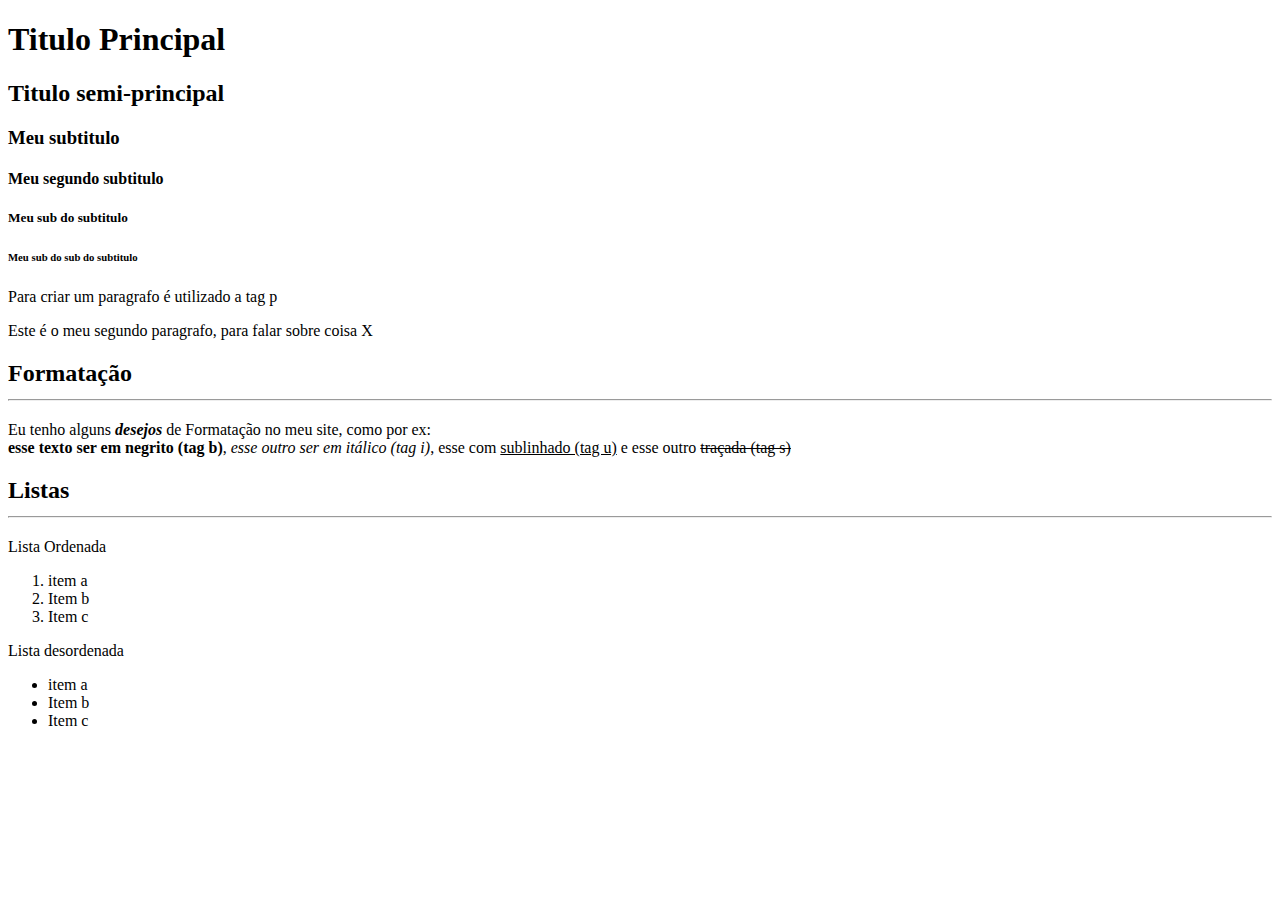
<file: 01/site.html>
<!DOCTYPE html>
<html>

<head>
   <meta charset="UTF-8">
   <title>Aula 1</title>
</head>

<body>
 <h1>Titulo Principal</h1>
 <h2>Titulo semi-principal</h2>
 <h3>Meu subtitulo</h3>
 <h4>Meu segundo subtitulo</h4>
 <h5>Meu sub do subtitulo</h5>
 <h6>Meu sub do sub do subtitulo</h6>
 

 <p>Para criar um paragrafo é utilizado a tag p</p>

 <p>Este é o meu segundo paragrafo, para falar sobre coisa X</p>

 <h2>Formatação <hr></h2>
 <p>
    Eu tenho alguns <b><i>desejos</i></b> de Formatação no meu site, como por ex: 
    <br>
    <b>esse texto ser em negrito (tag b)</b>, <i>esse outro ser em itálico (tag i)</i>, esse com <u>sublinhado (tag u)</u>  e esse outro <s>traçada (tag s)</s>
 </p>

 <h2>Listas <hr></h2>
 <p>Lista Ordenada</p>
 <ol>
     <li>item a </li>
     <li>Item b</li>
     <li>Item c</li>
 </ol>

 <p>Lista desordenada</p>
 <ul>
     <li>item a</li>
     <li>Item b</li>
     <li>Item c</li>
 </ul>
 
</body>

</html>
</file>
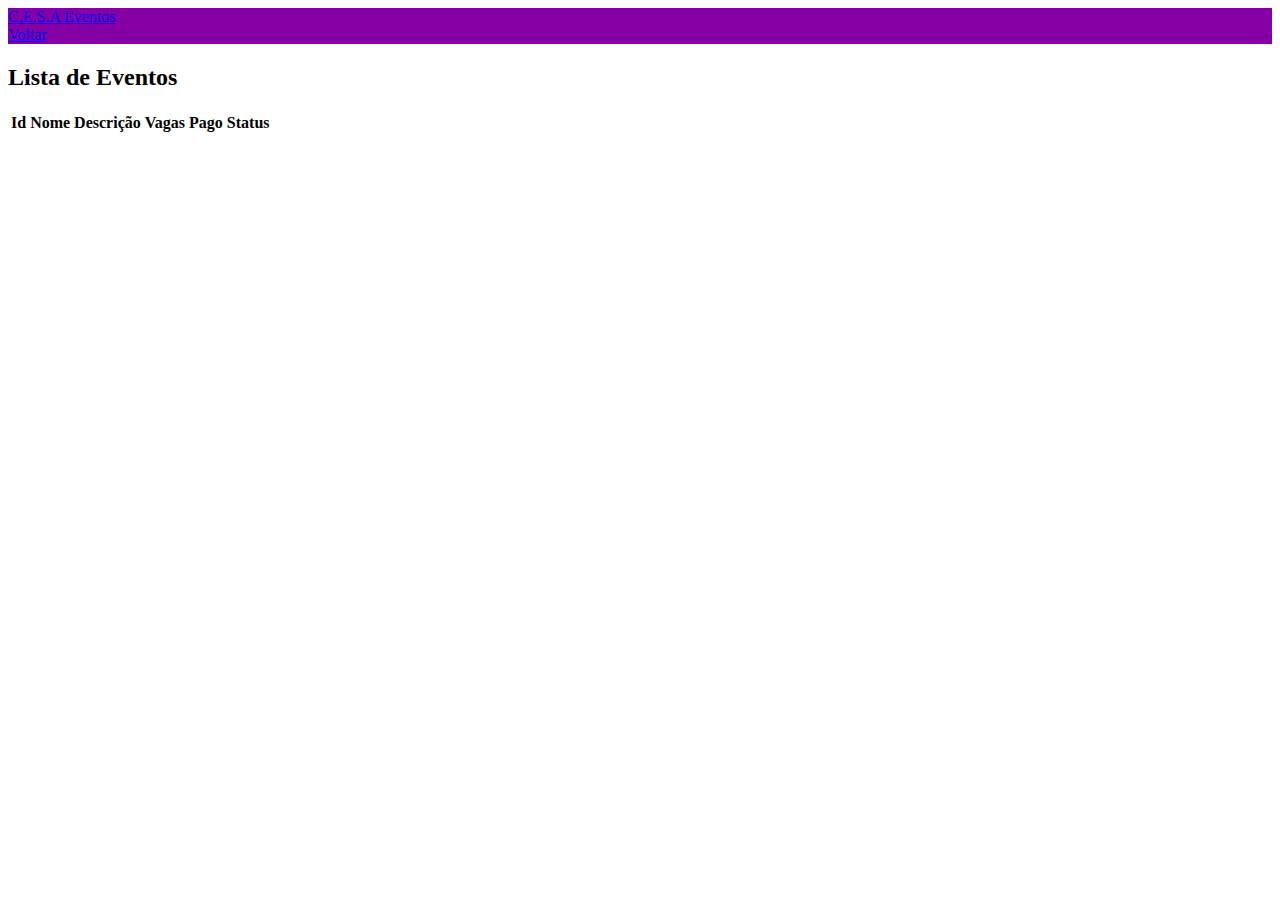
<file: SpringMVC/cesaEventos/src/main/resources/templates/evento/eventos.html>
<!DOCTYPE html SYSTEM "http://www.thymeleaf.org/dtd/xhtml1-strict-thymeleaf-spring4-4.dtd">
<html xmlns="http://www.w3.org/1999/xhtml" xmlns:th="http://www.thymeleaf.org">
<html lang="pt-br">
<head>
    <meta charset="UTF-8">
    <title>C.E.S.A Eventos</title>
    <link href="https://cdn.jsdelivr.net/npm/bootstrap@5.1.3/dist/css/bootstrap.min.css" rel="stylesheet" integrity="sha384-1BmE4kWBq78iYhFldvKuhfTAU6auU8tT94WrHftjDbrCEXSU1oBoqyl2QvZ6jIW3" crossorigin="anonymous">
    <script src="https://cdn.jsdelivr.net/npm/bootstrap@5.1.3/dist/js/bootstrap.bundle.min.js" integrity="sha384-ka7Sk0Gln4gmtz2MlQnikT1wXgYsOg+OMhuP+IlRH9sENBO0LRn5q+8nbTov4+1p" crossorigin="anonymous"></script>
</head>
<body>
<nav class="navbar navbar-dark" style="background-color: rgb(132, 0, 165);">
    <div class="container d-flex">
        <div class="">
            <a class="navbar-brand" href="#">C.E.S.A Eventos</a>
        </div>

        <div>
            <a  class="text-white" href="/">Voltar</a>
        </div>
    </div>
</nav>

<section class="mt-4 container">
    <div class="w-100">
        <h2 class="text-center">Lista de Eventos</h2>
    </div>

<!--     Tabela-->
    <table class="table table-hover">
        <thead>
        <tr>
            <th scope="col">Id</th>
            <th scope="col">Nome</th>
            <th scope="col">Descrição</th>
            <th scope="col">Vagas</th>
            <th scope="col">Pago</th>
            <th scope="col">Status</th>
        </tr>
        </thead>
        <tbody>
<!--         Para cada evento que tiver nessa lista, cria uma nova linha-->
        <tr th:each="evento: ${listaEventos}">
            <th scope="row" th:text="${evento.id}" ></th>
            <td th:text="${evento.nome}"></td>
            <td th:text="${evento.descricao}"></td>
            <td th:text="${evento.qtdMaxima - evento.qtdAtual}"></td>
            <td th:text="${evento.isPago}"></td>
            <td th:text="${evento.status}"></td>
        </tr>
        </tbody>
    </table>

</section>
</body>
</html>
</file>
<file: portifolio/css/style.css>
@import url("https://fonts.googleapis.com/css2?family=Poppins:wght@100;200;300;400;500;600;700;800;900&display=swap");

:root {
  --dark-one: #333;
  --dark-two: #7a7a7a;
  --main-color: #679a85;
  --light-one: #fff;
  --light-two: #f9fafb;
  --light-three: #f6f7fb;
}

/* Genral Styles */

*,
*::before,
*::after {
  margin: 0;
  padding: 0;
  box-sizing: border-box;
}

html {
  scroll-behavior: smooth;
}

body,
button,
input,
textarea {
  font-family: "Poppins", sans-serif;
}

a {
  text-decoration: none;
}

ul {
  list-style: none;
}

img {
  width: 360px;
}

.container {
  position: relative;
  z-index: 5;
  max-width: 92rem;
  padding: 0 4rem;
  margin: 0 auto;
}

.stop-scrolling {
  height: 100%;
  overflow: hidden;
}

.grid-2 {
  display: flex;
  flex-wrap: wrap;
  grid-template-columns: repeat(2, 1fr);
  align-items: center;
  justify-content: center;
}

.text {
  font-size: 1.25rem;
  color: var(--dark-two);
  line-height: 1.6;
}

.column-1 {
  margin-right: 1.5rem;
  max-width: 50%;
}

.column-2 {
  margin-left: 1.5rem;
  position: relative;
}

.image {
  position: relative;
  display: flex;
  align-items: center;
  justify-content: center;
  
}

.z-index {
  position: relative;
  z-index: 2;
}

.section-header {
  text-align: center;
  margin-bottom: 1.5rem;
}


.section-header .text {
  max-width: 600px;
  margin: 0 auto;
}

.title-sm {
  color: var(--dark-one);
  font-weight: 600;
  font-size: 1.6rem;
}

.btn {
  display: inline-block;
  padding: 0.85rem 2rem;
  background-color: var(--main-color);
  color: var(--light-one);
  border-radius: 2rem;
  font-size: 1.05rem;
  text-transform: uppercase;
  font-weight: 500;
  transition: 0.3s;
}

.btn:hover {
  background-color: #6b44e0;
}

.btn.small {
  padding: 0.7rem 1.8rem;
  font-size: 1rem;
}

/* End Genral Styles */

/* Header */

header {
  width: 100%;
  background-color: var(--light-three);
  overflow: hidden;
  position: relative;
}

nav {
  width: 100%;
  position: relative;
  z-index: 50;
}

nav .container {
  display: flex;
  justify-content: space-between;
  height: 6rem;
  align-items: center;
}

.links ul {
  display: flex;
}

.links a {
  display: inline-block;
  padding: 0.9rem 1.2rem;
  color: var(--dark-one);
  font-size: 1.05rem;
  text-transform: uppercase;
  font-weight: 500;
  line-height: 1;
  transition: 0.3s;
}

.links a.active {
  background-color: var(--main-color);
  color: var(--light-one);
  border-radius: 2rem;
  font-size: 1rem;
  padding: 0.9rem 2.1rem;
  margin-left: 1rem;
}

.links a:hover {
  color: var(--main-color);
}

.links a.active:hover {
  color: var(--light-one);
  background-color: #6b44e0;
}

.header-content .container.grid-2 {
  grid-template-columns: 2.5fr 3.5fr;
  min-height: calc(100vh - 6rem);
  padding-bottom: 2.5rem;
  text-align: left;
  display: flex;
  flex-wrap: wrap-reverse;
}

.header-content .text {
  margin: 2.15rem 0;
}

/* Portfolio */

.portfolio {
  position: relative;
  width: 100%;
  background-color: var(--light-two);
}

.background-bg {
  position: absolute;
  width: 100%;
  height: 300px;
  top: 0;
  left: 0;
  background-color: var(--main-color);
}

.portfolio .title,
.portfolio .title:before {
  color: var(--light-one);
}

.portfolio .title:after {
  background-color: var(--light-one);
}


.grid {
  width: 100%;
  margin: 1.5rem 0;
  display: flex;
  flex-wrap: wrap;
  justify-content: center;
  
}

.grid-item {
  width: 250px;
  padding: 1rem 1.2rem;
  justify-items: start;
  
}

.gallery-image {
  position: relative;
  overflow: hidden;
  border-radius: 16px;
  height: 250px;
  width: 100%;
  cursor: pointer;
}

.gallery-image img {
  position: absolute;
  height: 100%;
  width: initial;
  top: 50%;
  left: 50%;
  transform: translate(-50%, -50%);
  transform-origin: center;
  transition: 0.5s;
}

.gallery-image .img-overlay {
  position: absolute;
  width: 100%;
  height: 100%;
  top: 0;
  left: 0;
  z-index: 2;
  color: var(--light-one);
  background-color: rgba(109, 168, 133, 0.55);
  display: flex;
  flex-direction: column;
  align-items: center;
  justify-content: flex-end;
  padding: 2rem 3.2rem;
  opacity: 0;
  transition: 0.5s;
}

.img-description {
  width: 100%;
}

.gallery-image:hover .img-overlay {
  opacity: 1;
}

.gallery-image:hover img {
  transform: translate(-50%, -50%) scale(1.1);
}

/* End Portfolio */

/* About */

.about {
  overflow: hidden;
}

.about img {
  max-width: 400px;
}

.about .text {
  margin-top: 1rem;
}

.skills {
  margin: 1.5rem 0 2.5rem 0;
}

.skill {
  margin: 1rem 0;
}

.skill-title {
  color: #555;
  font-weight: 600;
  margin-bottom: 20px;
}

.skill-bar {
  width: 70%;
  height: 8px;
  border-radius: 4px;
  background-color: #ece6fa;
  position: relative;
  overflow: hidden;
}

.skill-progress {
  position: absolute;
  height: 100%;
  width: 0%;
  top: 0;
  left: 0;
  background-color: var(--main-color);
  transition: 1s;
}

.about .column-1 {
  position: relative;
}
/* End About */

/* Footer */

.footer {
  background-color: #222;
  padding: 6rem 0;
}

.copyright .text {
  color: #7b7b7b;
  font-size: 1.2rem;
  display: inline-block;
  text-align: center;
}

.copyright .text span {
  color: var(--main-color);
  cursor: pointer;
}

.social{
  margin-left: 2%;
  margin-top: 25px;
}
.social a{
  font-size: 28px;
  color: #606163;
  margin-right: 20px;
}
.social a:hover{
  color: #ff4321;
}
</file>
<file: prova02/CryptoConverter/css/style.css>
body{
    display: flex;
    align-items: center;
    justify-content: center;
    min-height: 100vh;
    background-color: #FF7A00;
}
.wrapper{
    width: 300px;
    padding: 30px;
    border-radius: 7px;
    background-color: white;
}
.wrapper header{
    font-size: 28px;
    font-style: normal;
    font-weight: bold;
    text-align: center;
}
.wrapper form{
    margin: 40px 0 20px 0;
}

form :where(input, select, button){
    width: 100%;
    outline: none;
    border: none;
    border-radius: 5px;
}
form p{
    font-size: 18px;
    margin-bottom: 5px;
}
form input{
    height: 50px;
    padding: 4 15px;
    font-size: 17px;
    border: 1px solid #999;
}
form input:focus{
    padding: 4 15px;
    border: 2px solid #FF7A00;
}

form .drop-list{
    display: flex;
    margin-top: 20px;
    align-items: center;
    padding-top: 40px;
    justify-content: space-between;
}
.drop-list .select-box{
    display: flex;
    width: 115px;
    height: 45px;
    align-items: center;
    justify-content: center;
    border-radius: 5px;
    border: 1px solid #999;
}
.select-box select{
    width: auto;
    font-size: 16px;
    margin: 0 -5px 0 5px;
}

.select-box i{
    max-width: 25px;
}
.drop-list .icon{
    cursor: pointer;
    font-size: 22px;
    margin-top: 30px;
}

form .exchange-rate{
    font-size: 17px;
    margin: 20px 0 30px;
}
form button{
    height: 52px;
    font-size: 17px;
    cursor: pointer;
    color: #fff;
    background-color:#FF7A00;
}
.select-box img{
    max-width: 25px;
}
</file>
<file: prova02/InfinityScroll/css/style.css>
@import url('https://fonts.googleapis.com/css?family=Roboto&display=swap');


.loader {
  opacity: 0;
  display: flex;
  padding-bottom: 30px;
  bottom: 20px;
  transition: opacity 0.3s ease-in;
}

.loader.show {
  opacity: 1;
}

.circle {
  background-color: #4CD964;
  width: 10px;
  height: 10px;
  border-radius: 50%;
  margin: 5px;
  animation: bounce 0.5s ease-in infinite;
}

.circle:nth-of-type(2) {
  animation-delay: 0.1s;
}

.circle:nth-of-type(3) {
  animation-delay: 0.2s;
}

@keyframes bounce {
  0%,
  100% {
    transform: translateY(0);
  }

  50% {
    transform: translateY(-10px);
  }
}
</file>
<file: prova02/ViaCEP/css/style.css>
.frm-group{
  padding:5px;
}
.frm-group label{
  display: block;
}
body{
  display: flex;
  align-items: center;
  justify-content: center;
  min-height: 100vh;
  background-color: #FF7A00;
}
.wrapper{
  width: 300px;
  padding: 30px;
  border-radius: 7px;
  background-color: white;
}
.wrapper header{
  font-size: 28px;
  font-style: normal;
  font-weight: bold;
  text-align: center;
}
.wrapper form{
  margin: 40px 0 20px 0;
}

form input{
  width: 100%;
  outline: none;
  border: none;
  border-radius: 5px;
}
form p{
  font-size: 18px;
  margin-bottom: 5px;
}
form input{
  height: 30px;
  font-size: 17px;
  border: 1px solid #999;
}
form input:focus{
  padding: 4 15px;
  border: 2px solid #FF7A00;
}
.frm-group:nth-child(1){
  border-radius: 5px;
  background: #e9e9e9;
  padding: 10px 10px;
}
</file>
